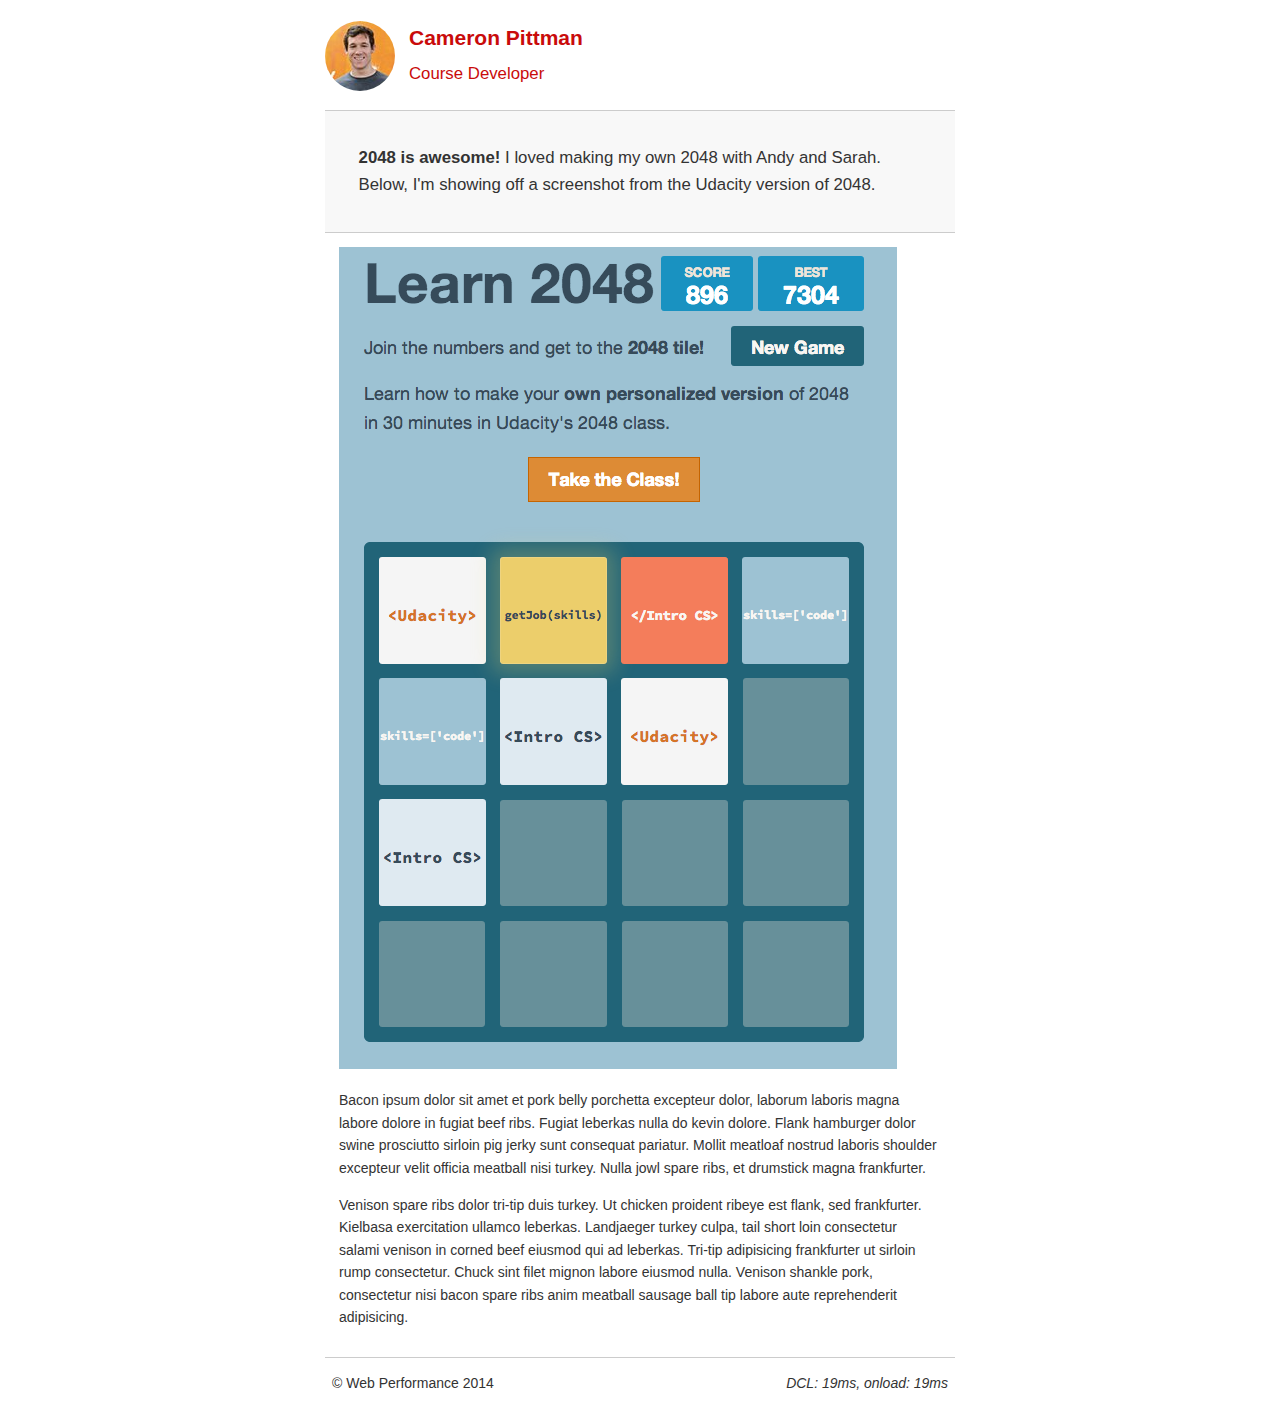
<file: project-2048.html>
<!DOCTYPE html>
<html lang="en">
  <head>
    <meta charset="utf-8">
    <meta name="viewport" content="width=device-width, initial-scale=1">
    <meta name="description" content=" FILL ME IN ">
    <meta name="author" content=" FILL ME IN ">
    <title>Cameron Pittman: Portfolio</title>
    <link href="css/style.css" rel="stylesheet">
    <link href="css/mobile.css" rel="stylesheet" media="(max-width: 480px)">
    <link href="css/print.css" rel="stylesheet" media="print">
  </head>

  <body>
    <header>
      <a href="#"><img src="img/profilepic.jpg" alt="Cam's Profile pic"></a>
      <p>Cameron Pittman<br><span>Course Developer</span></p>
    </header>

    <div class="container">
      <div class="hero">
        <strong>2048 is awesome!</strong> I loved making my own 2048 with Andy and Sarah. Below, I'm showing off a screenshot from the Udacity version of 2048.
      </div>

      <div class="content">

        <img class="img-responsive" src="img/2048.png">

        <p>Bacon ipsum dolor sit amet et pork belly porchetta excepteur dolor, laborum laboris magna labore dolore in fugiat beef ribs. Fugiat leberkas nulla do kevin dolore. Flank hamburger dolor swine prosciutto sirloin pig jerky sunt consequat pariatur. Mollit meatloaf nostrud laboris shoulder excepteur velit officia meatball nisi turkey. Nulla jowl spare ribs, et drumstick magna frankfurter.</p>

        <p>Venison spare ribs dolor tri-tip duis turkey. Ut chicken proident ribeye est flank, sed frankfurter. Kielbasa exercitation ullamco leberkas. Landjaeger turkey culpa, tail short loin consectetur salami venison in corned beef eiusmod qui ad leberkas. Tri-tip adipisicing frankfurter ut sirloin rump consectetur. Chuck sint filet mignon labore eiusmod nulla. Venison shankle pork, consectetur nisi bacon spare ribs anim meatball sausage ball tip labore aute reprehenderit adipisicing.</p>

    </div><!-- content -->

    <footer>
      <p>&copy; Web Performance 2014 <span id="crp-stats"></span></p>
    </footer>
  </div><!-- container -->

    <!-- <script>
    (function(w,g){w['GoogleAnalyticsObject']=g;
    w[g]=w[g]||function(){(w[g].q=w[g].q||[]).push(arguments)};w[g].l=1*new Date();})(window,'ga');

    // Optional TODO: replace with your Google Analytics profile ID.
    ga('create', 'UA-XXXX-Y');
    ga('send', 'pageview');
    </script>
    <script src="//www.google-analytics.com/analytics.js"></script> -->
    <script src="js/perfmatters.js"></script>
  </body>
</html>
</file>
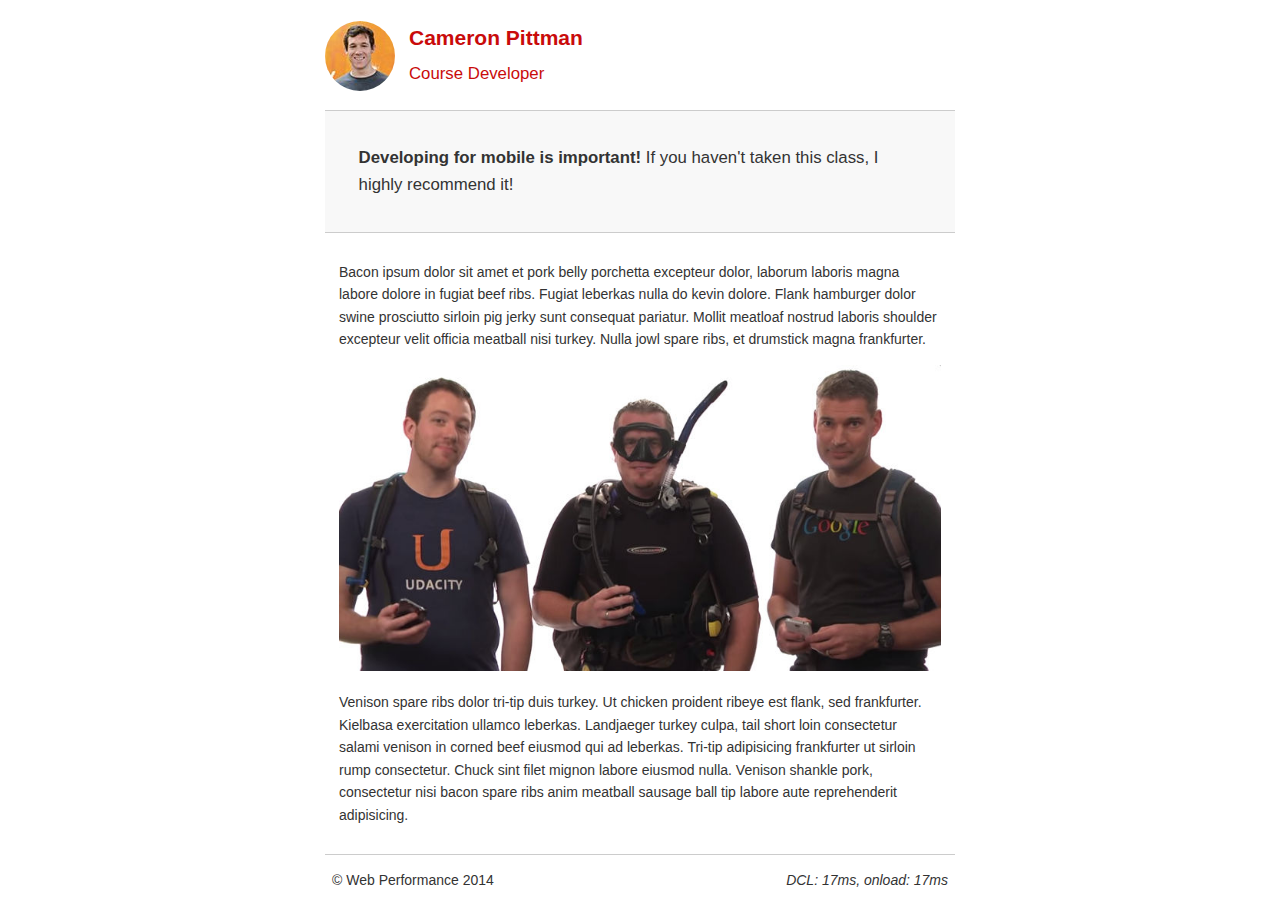
<file: project-mobile.html>
<!DOCTYPE html>
<html lang="en">
  <head>
    <meta charset="utf-8">
    <meta name="viewport" content="width=device-width, initial-scale=1">
    <meta name="description" content=" FILL ME IN ">
    <meta name="author" content=" FILL ME IN ">
    <title>Cameron Pittman: Portfolio</title>
    <link href="css/style.css" rel="stylesheet">
    <link href="css/mobile.css" rel="stylesheet" media="(max-width: 480px)">
    <link href="css/print.css" rel="stylesheet" media="print">

  </head>

  <body>
    <header>
      <a href="#"><img src="img/profilepic.jpg" alt="Cam's Profile pic"></a>
      <p>Cameron Pittman<br><span>Course Developer</span></p>
    </header>

    <div class="container">
      <div class="hero">
        <strong>Developing for mobile is important!</strong> If you haven't taken this class, I highly recommend it!
      </div>

      <div class="content">

        <p>Bacon ipsum dolor sit amet et pork belly porchetta excepteur dolor, laborum laboris magna labore dolore in fugiat beef ribs. Fugiat leberkas nulla do kevin dolore. Flank hamburger dolor swine prosciutto sirloin pig jerky sunt consequat pariatur. Mollit meatloaf nostrud laboris shoulder excepteur velit officia meatball nisi turkey. Nulla jowl spare ribs, et drumstick magna frankfurter.</p>

        <img src="img/mobilewebdev-opts.jpg">

        <p>Venison spare ribs dolor tri-tip duis turkey. Ut chicken proident ribeye est flank, sed frankfurter. Kielbasa exercitation ullamco leberkas. Landjaeger turkey culpa, tail short loin consectetur salami venison in corned beef eiusmod qui ad leberkas. Tri-tip adipisicing frankfurter ut sirloin rump consectetur. Chuck sint filet mignon labore eiusmod nulla. Venison shankle pork, consectetur nisi bacon spare ribs anim meatball sausage ball tip labore aute reprehenderit adipisicing.</p>

      </div><!-- content -->

    <footer>
      <p>&copy; Web Performance 2014 <span id="crp-stats"></span></p>
    </footer>
  </div><!-- container -->

  <!-- <script>
    (function(w,g){w['GoogleAnalyticsObject']=g;
    w[g]=w[g]||function(){(w[g].q=w[g].q||[]).push(arguments)};w[g].l=1*new Date();})(window,'ga');

    // Optional TODO: replace with your Google Analytics profile ID.
    ga('create', 'UA-XXXX-Y');
    ga('send', 'pageview');
  </script>
  <script src="http://www.google-analytics.com/analytics.js"></script> -->
  <script src="js/perfmatters.js"></script>

  </body>
</html>
</file>
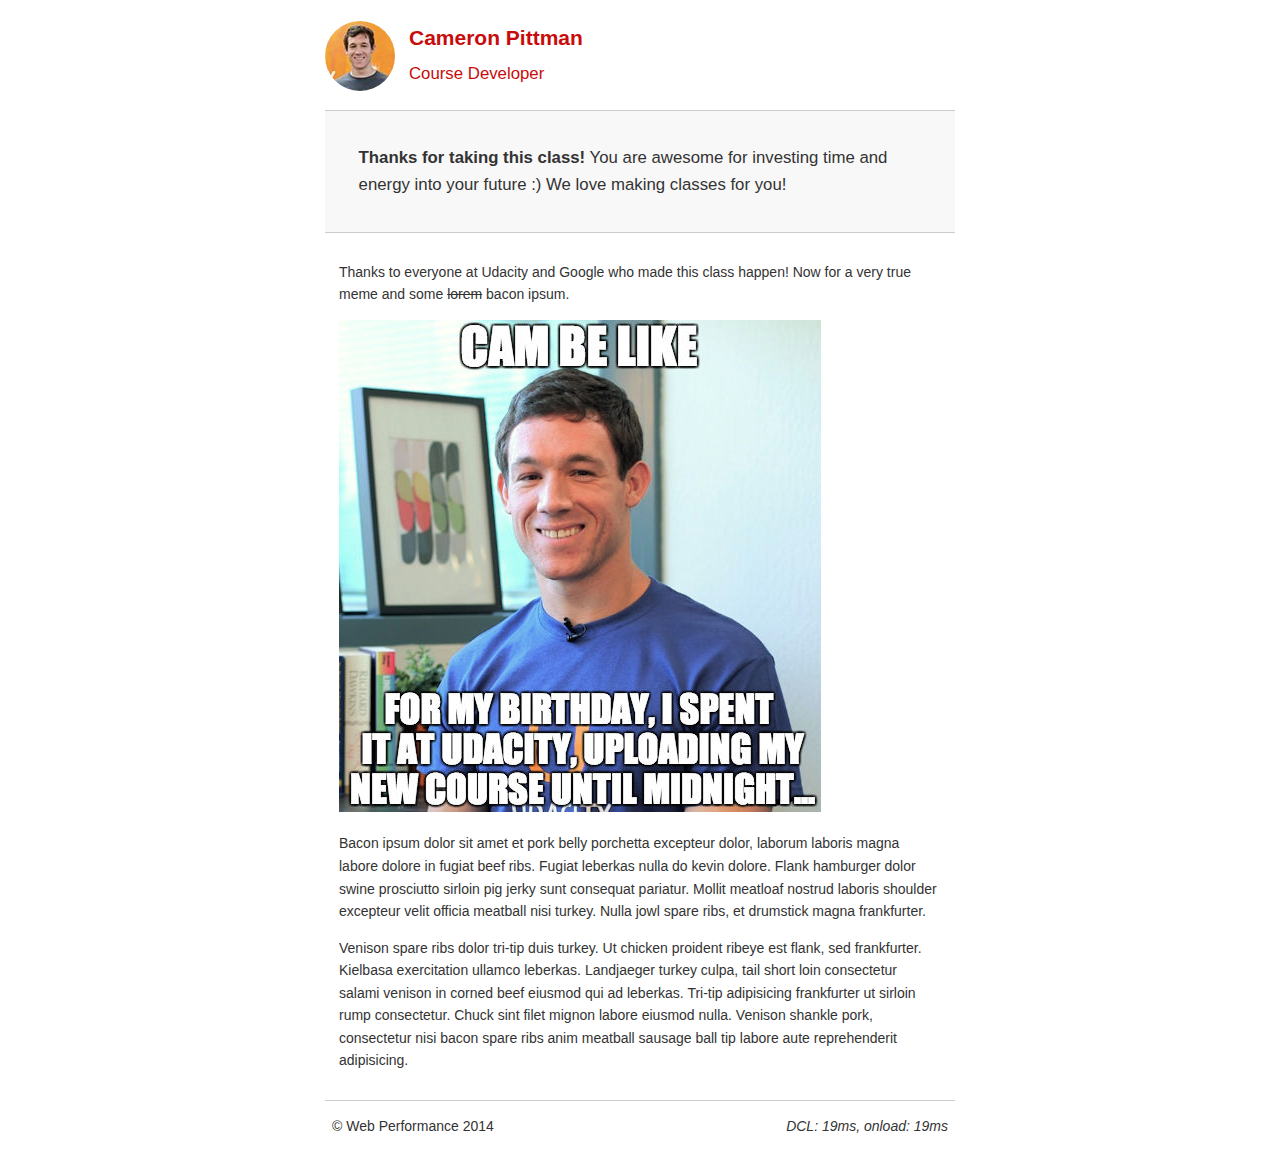
<file: project-webperf.html>
<!DOCTYPE html>
<html lang="en">
  <head>
    <meta charset="utf-8">
    <meta name="viewport" content="width=device-width, initial-scale=1">
    <meta name="description" content=" FILL ME IN ">
    <meta name="author" content=" FILL ME IN ">
    <title>Cameron Pittman: Portfolio</title>
    <link href="css/style.css" rel="stylesheet">
    <link href="css/mobile.css" rel="stylesheet" media="(max-width: 480px)">
    <link href="css/print.css" rel="stylesheet" media="print">
  </head>

  <body>
    <header>
      <a href="#"><img src="img/profilepic.jpg" alt="Cam's Profile pic"></a>
      <p>Cameron Pittman<br><span>Course Developer</span></p>
    </header>

    <div class="container">
      <div class="hero">
        <strong>Thanks for taking this class!</strong> You are awesome for investing time and energy into your future :) We love making classes for you!
      </div>

      <div class="content">

        <p>Thanks to everyone at Udacity and Google who made this class happen! Now for a very true meme and some <strike>lorem</strike> bacon ipsum.</p>

        <img src="img/cam_be_like-opts.jpg">

        <p>Bacon ipsum dolor sit amet et pork belly porchetta excepteur dolor, laborum laboris magna labore dolore in fugiat beef ribs. Fugiat leberkas nulla do kevin dolore. Flank hamburger dolor swine prosciutto sirloin pig jerky sunt consequat pariatur. Mollit meatloaf nostrud laboris shoulder excepteur velit officia meatball nisi turkey. Nulla jowl spare ribs, et drumstick magna frankfurter.</p>

        <p>Venison spare ribs dolor tri-tip duis turkey. Ut chicken proident ribeye est flank, sed frankfurter. Kielbasa exercitation ullamco leberkas. Landjaeger turkey culpa, tail short loin consectetur salami venison in corned beef eiusmod qui ad leberkas. Tri-tip adipisicing frankfurter ut sirloin rump consectetur. Chuck sint filet mignon labore eiusmod nulla. Venison shankle pork, consectetur nisi bacon spare ribs anim meatball sausage ball tip labore aute reprehenderit adipisicing.</p>

      </div><!-- content -->

      <footer>
        <p>&copy; Web Performance 2014 <span id="crp-stats"></span></p>
      </footer>
    </div><!-- container -->
    <!-- <script>
      (function(w,g){w['GoogleAnalyticsObject']=g;
      w[g]=w[g]||function(){(w[g].q=w[g].q||[]).push(arguments)};w[g].l=1*new Date();})(window,'ga');

      // Optional TODO: replace with your Google Analytics profile ID.
      ga('create', 'UA-XXXX-Y');
      ga('send', 'pageview');
    </script>
    <script src="http://www.google-analytics.com/analytics.js"></script> -->
    <script src="js/perfmatters.js"></script>
  </body>
</html>
</file>
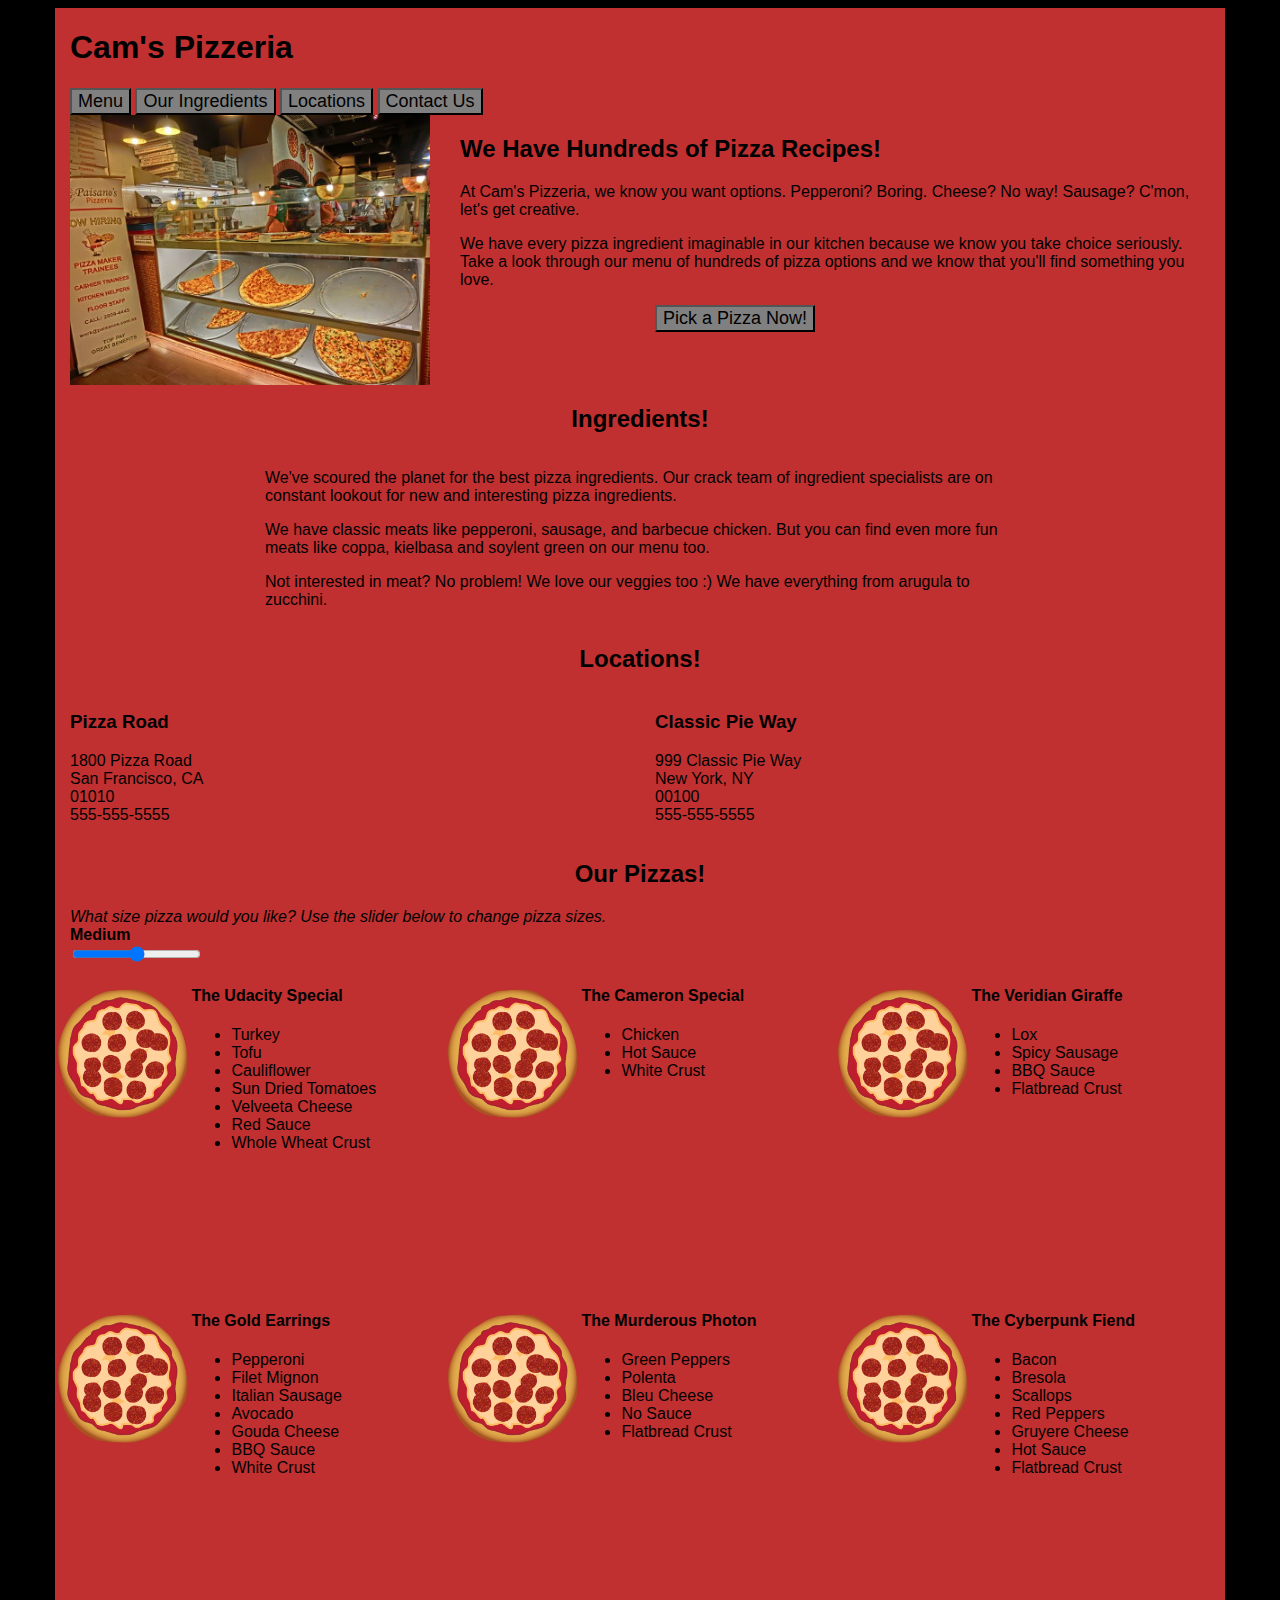
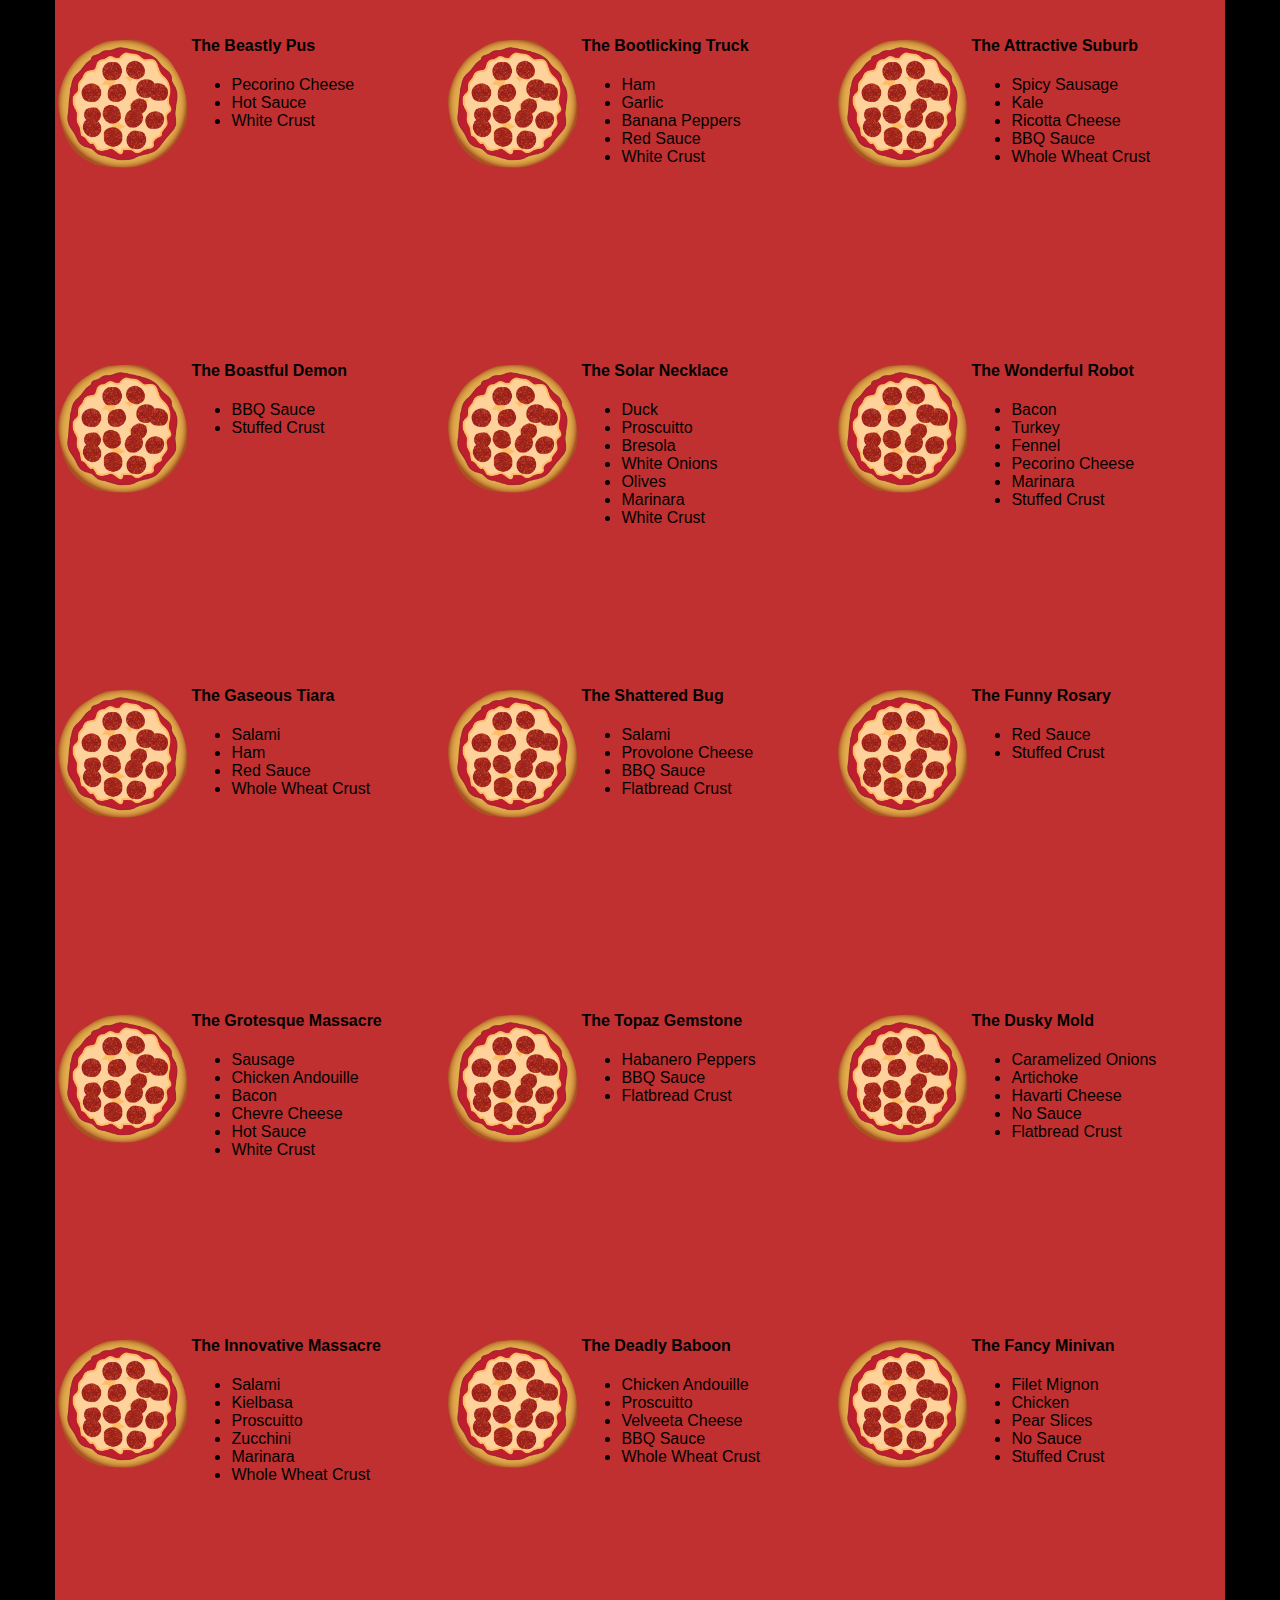
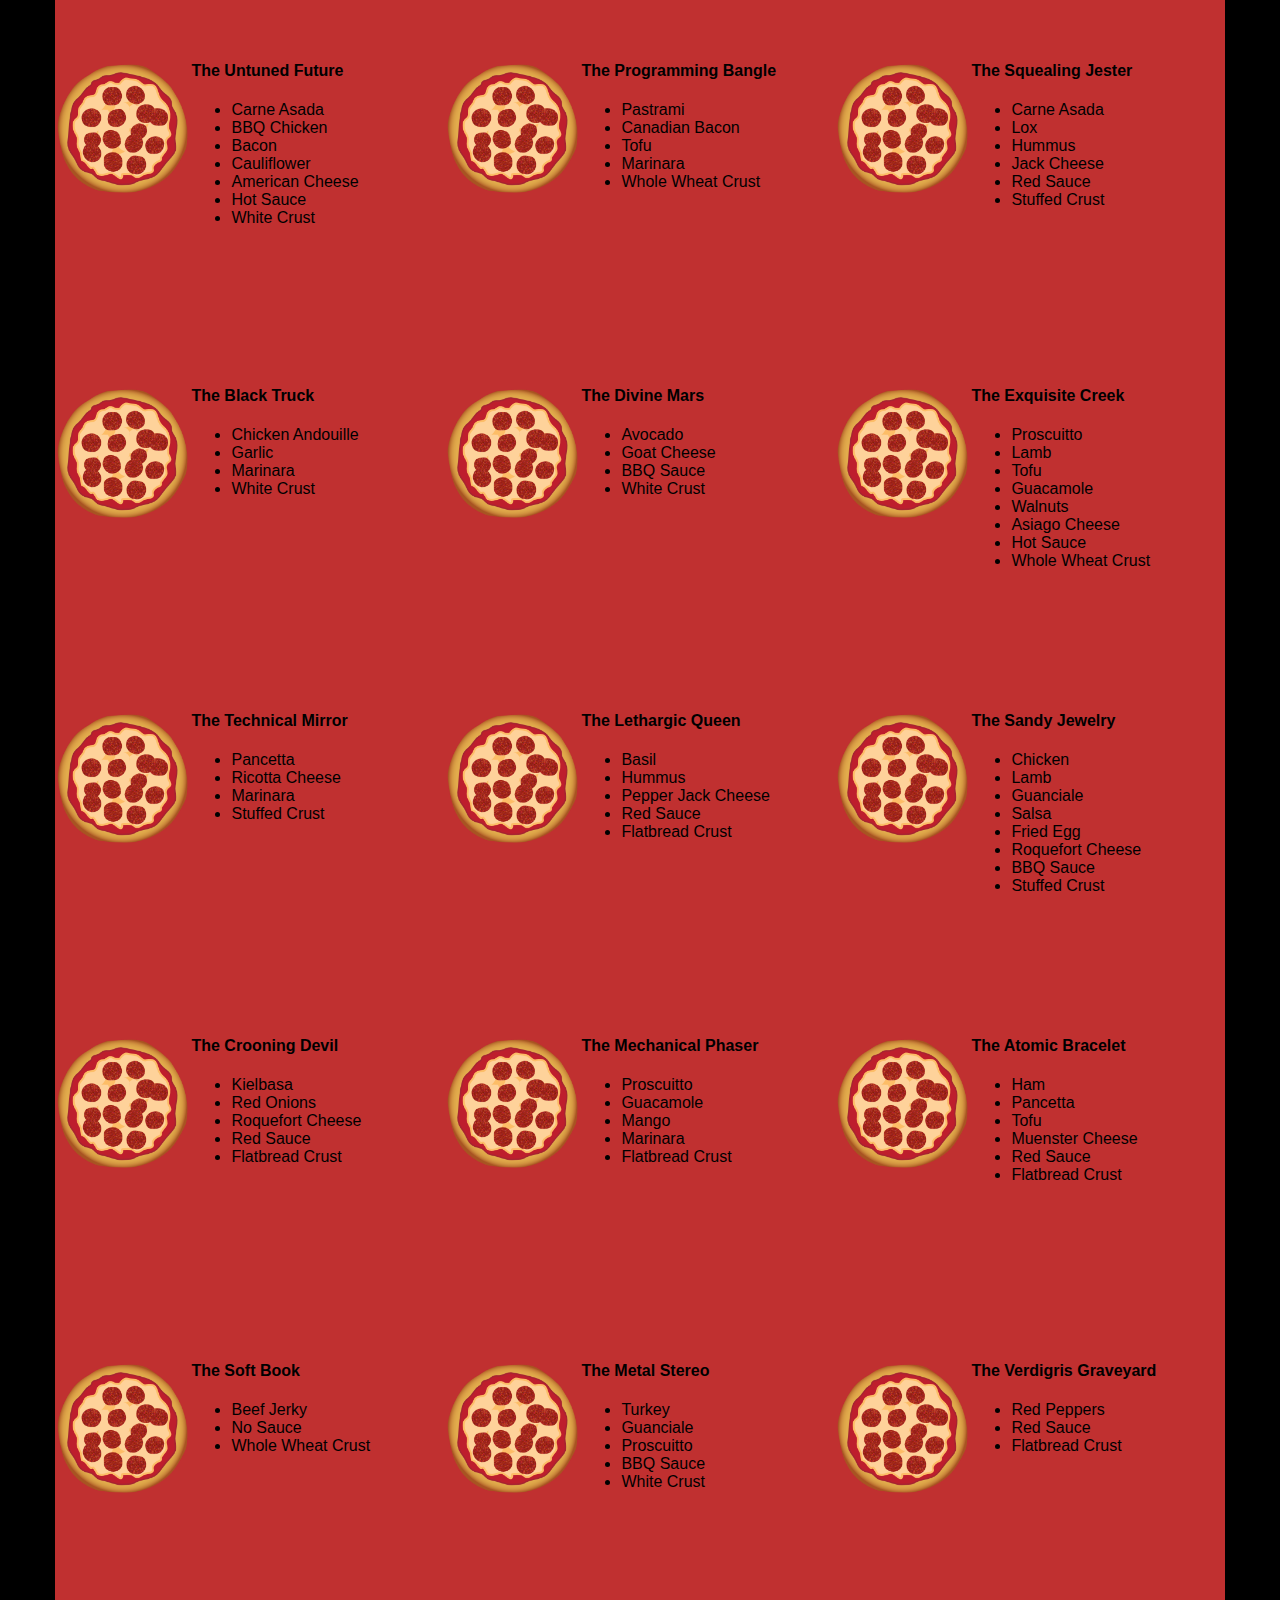
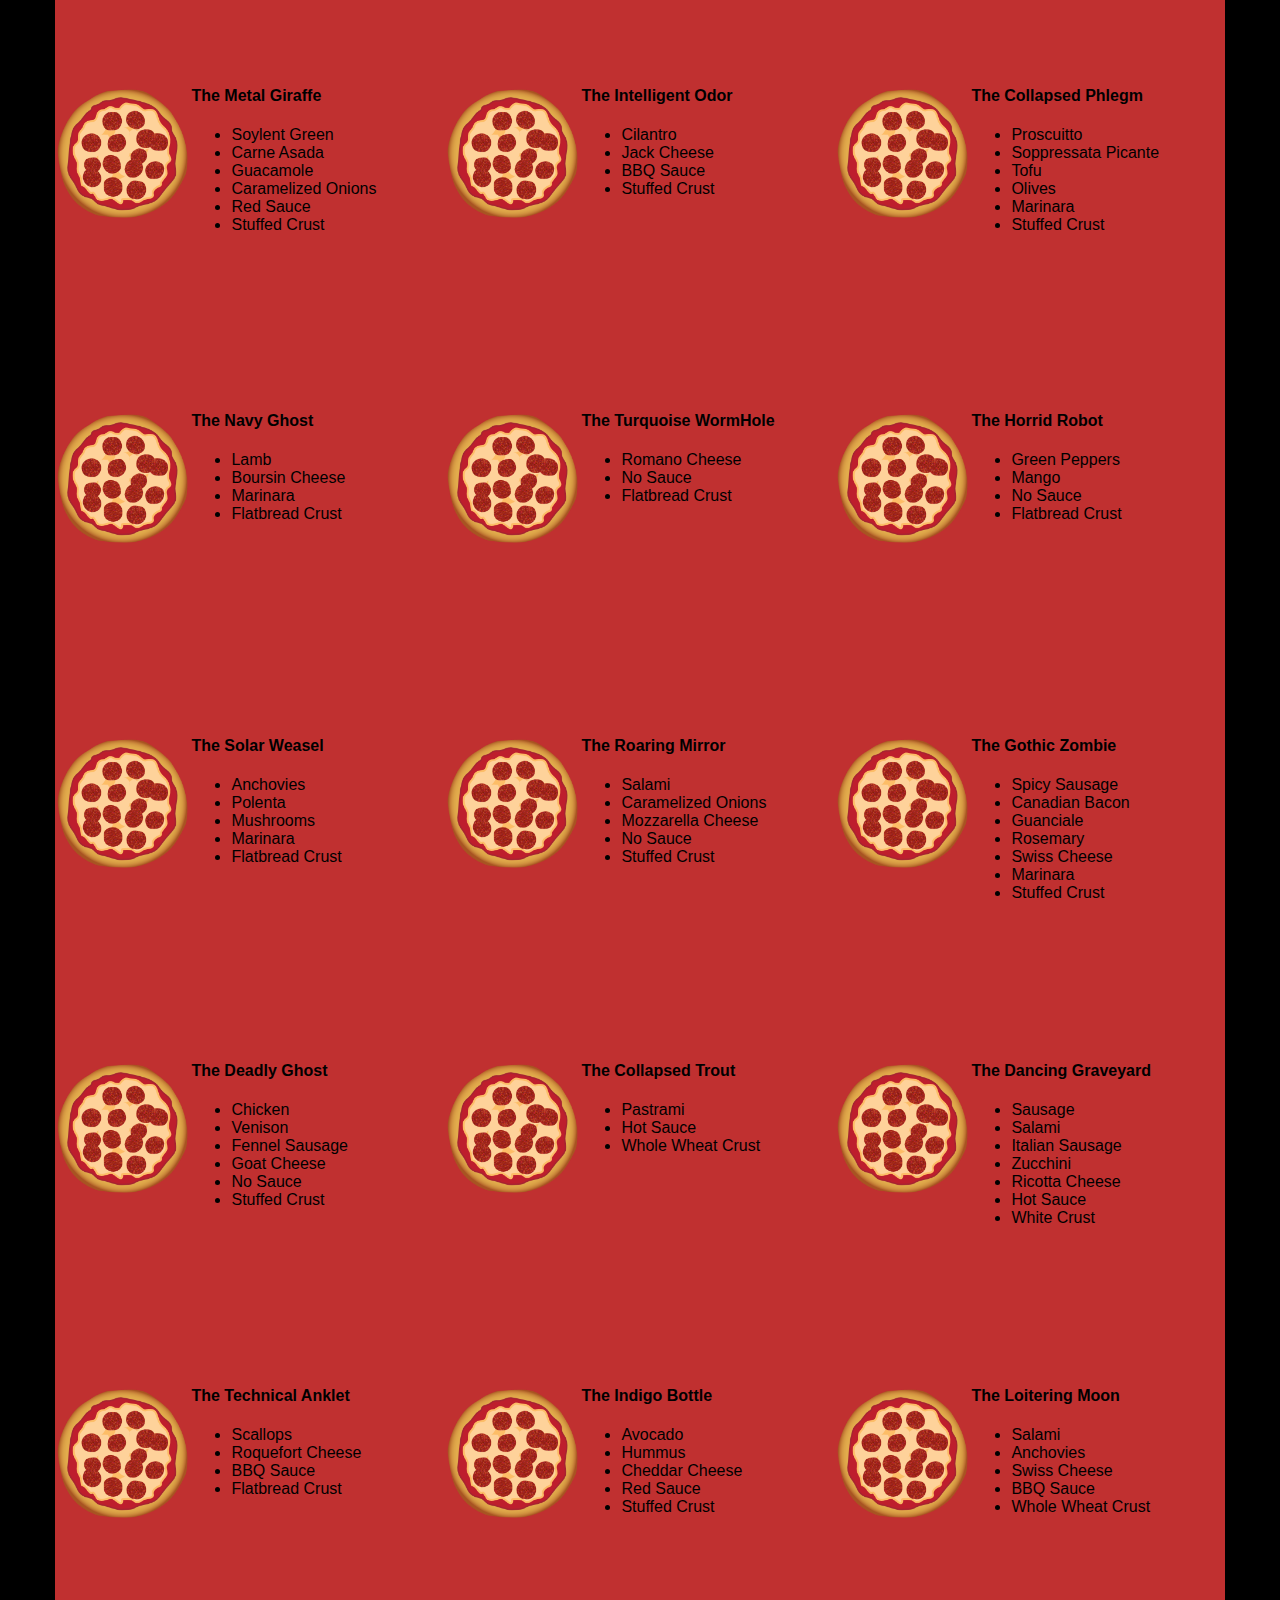
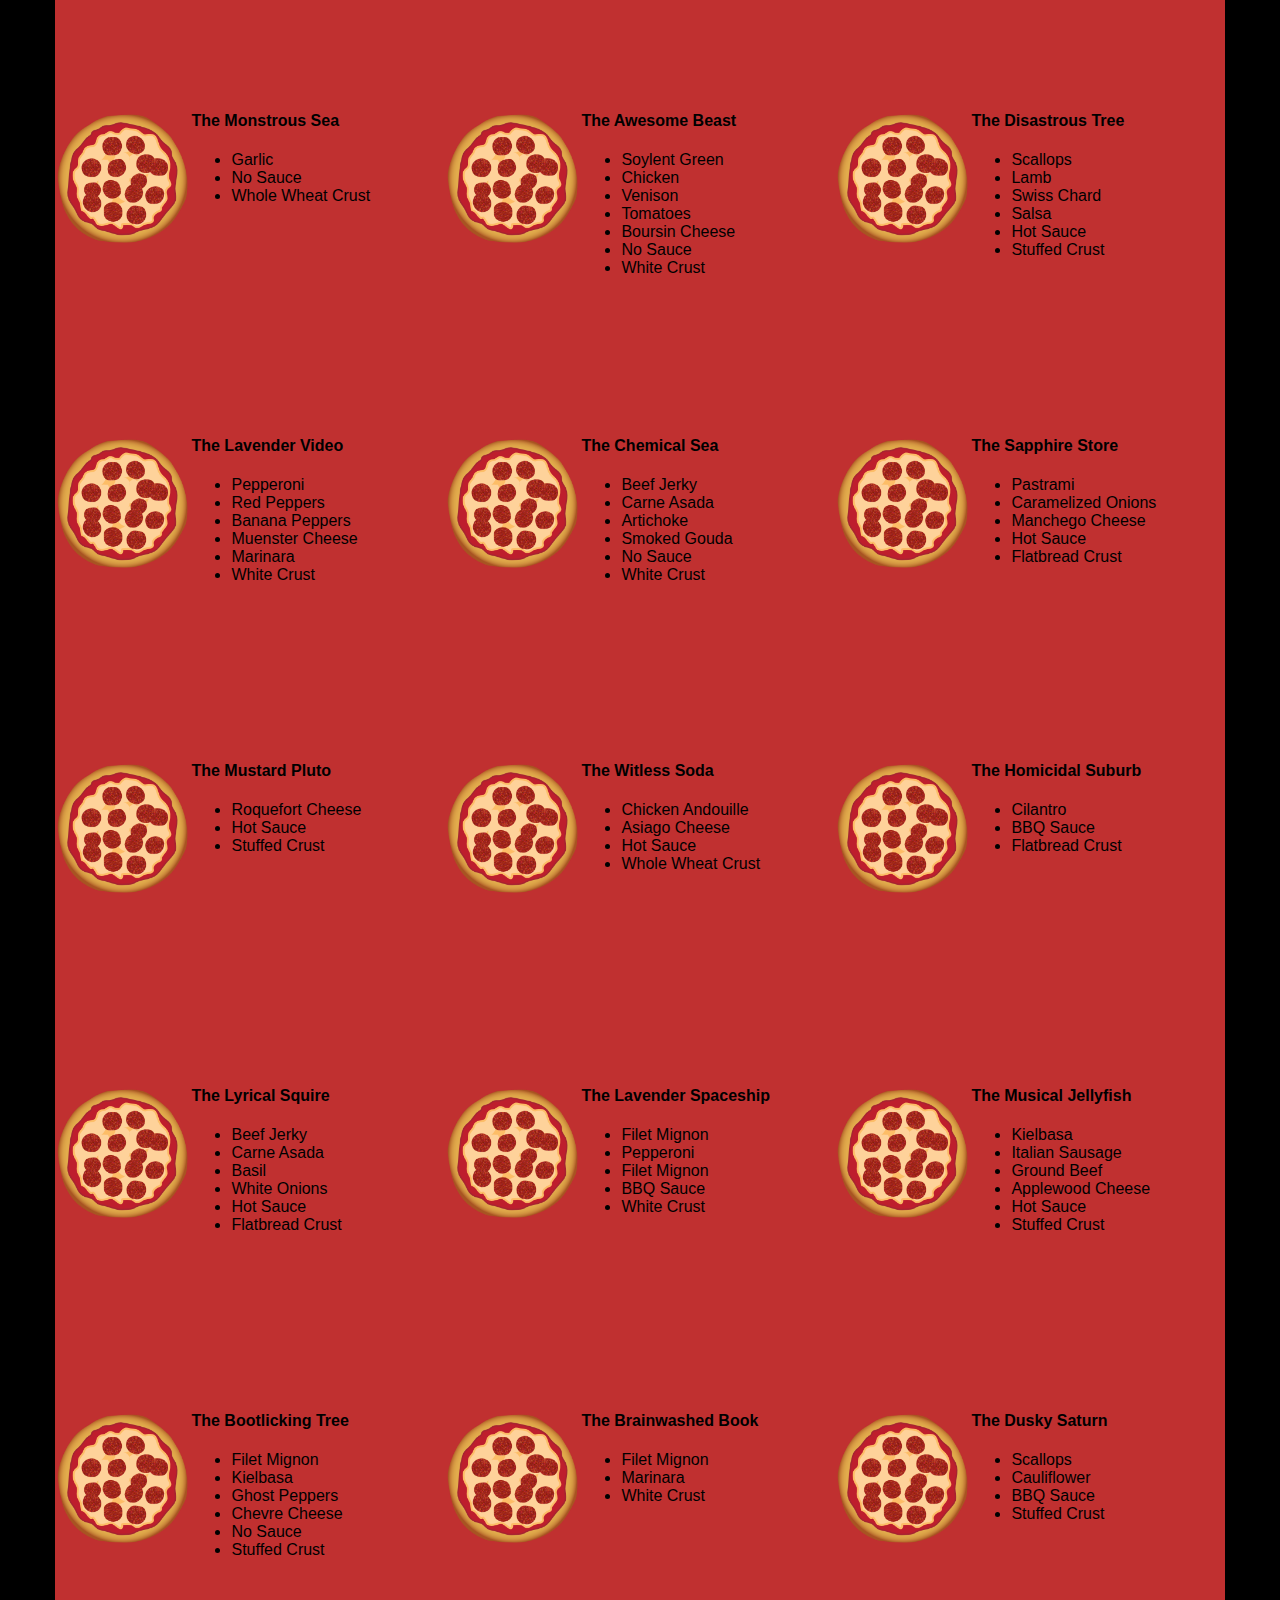
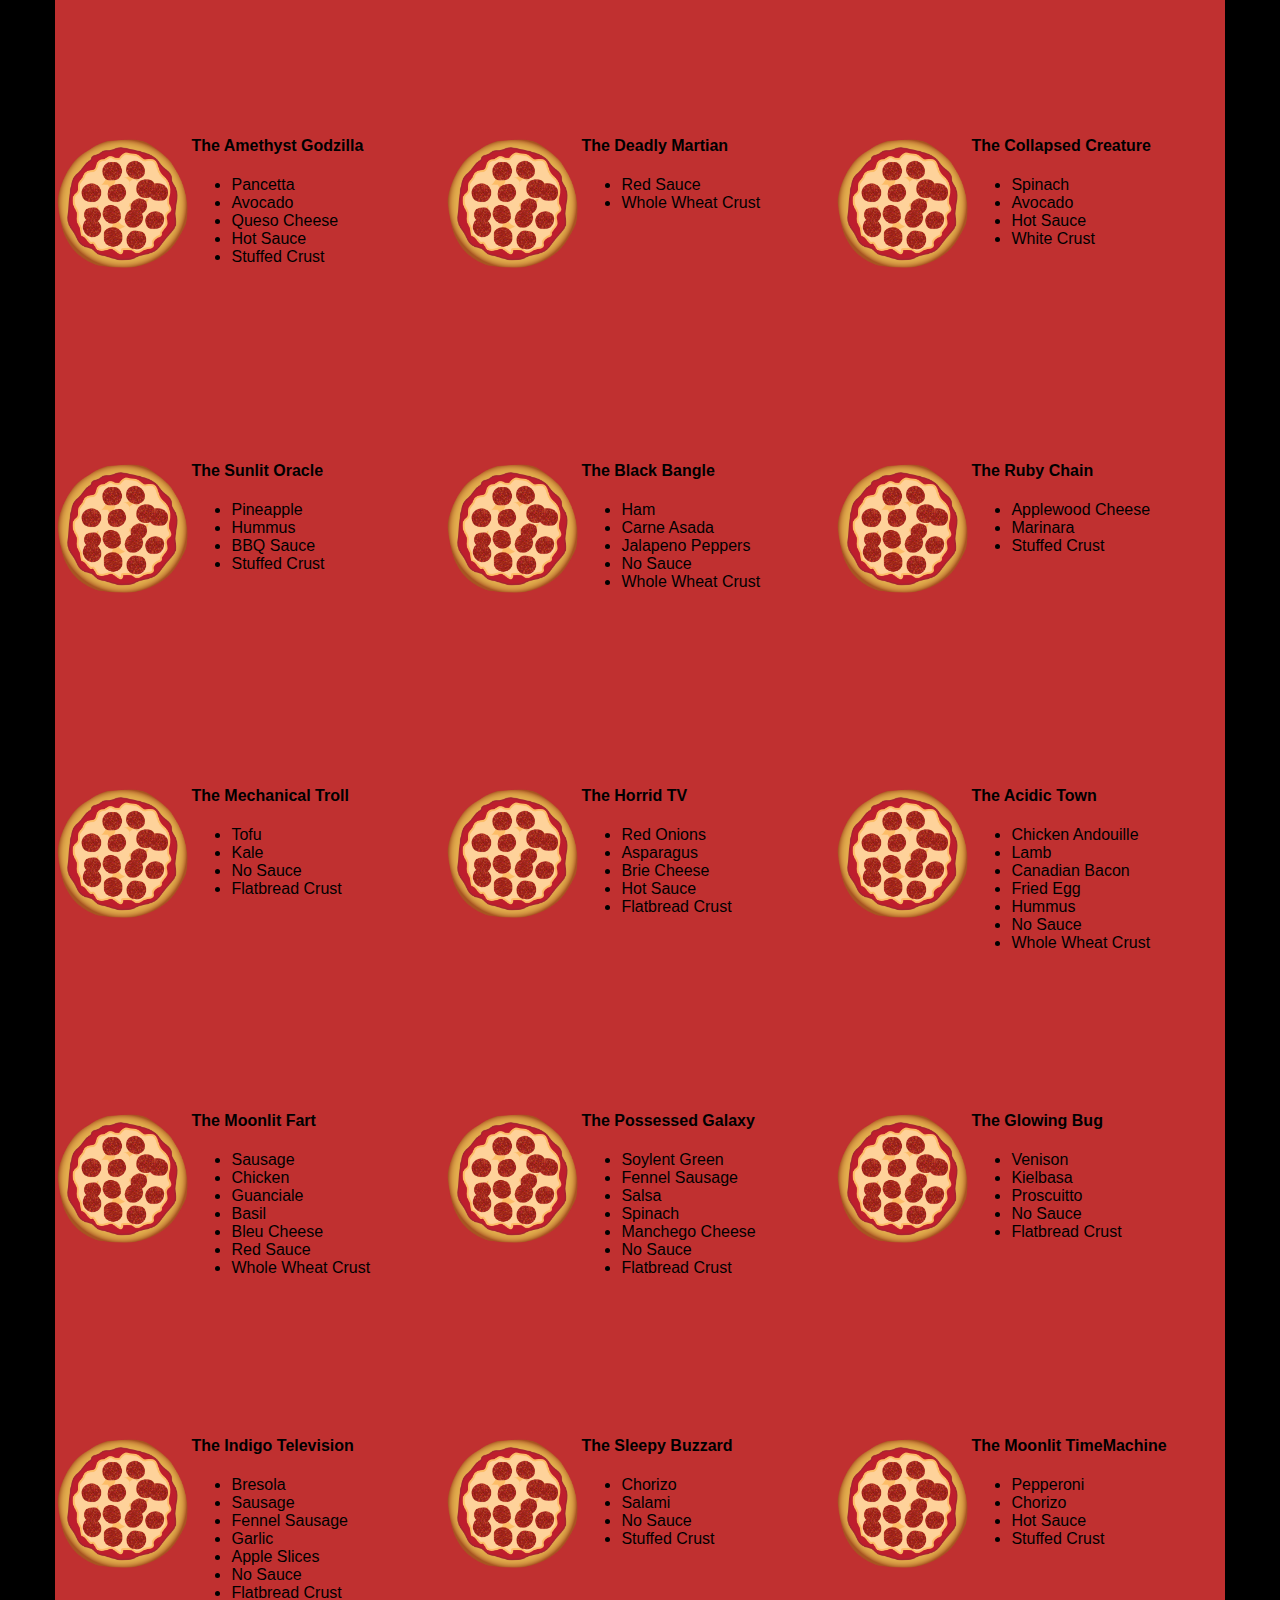
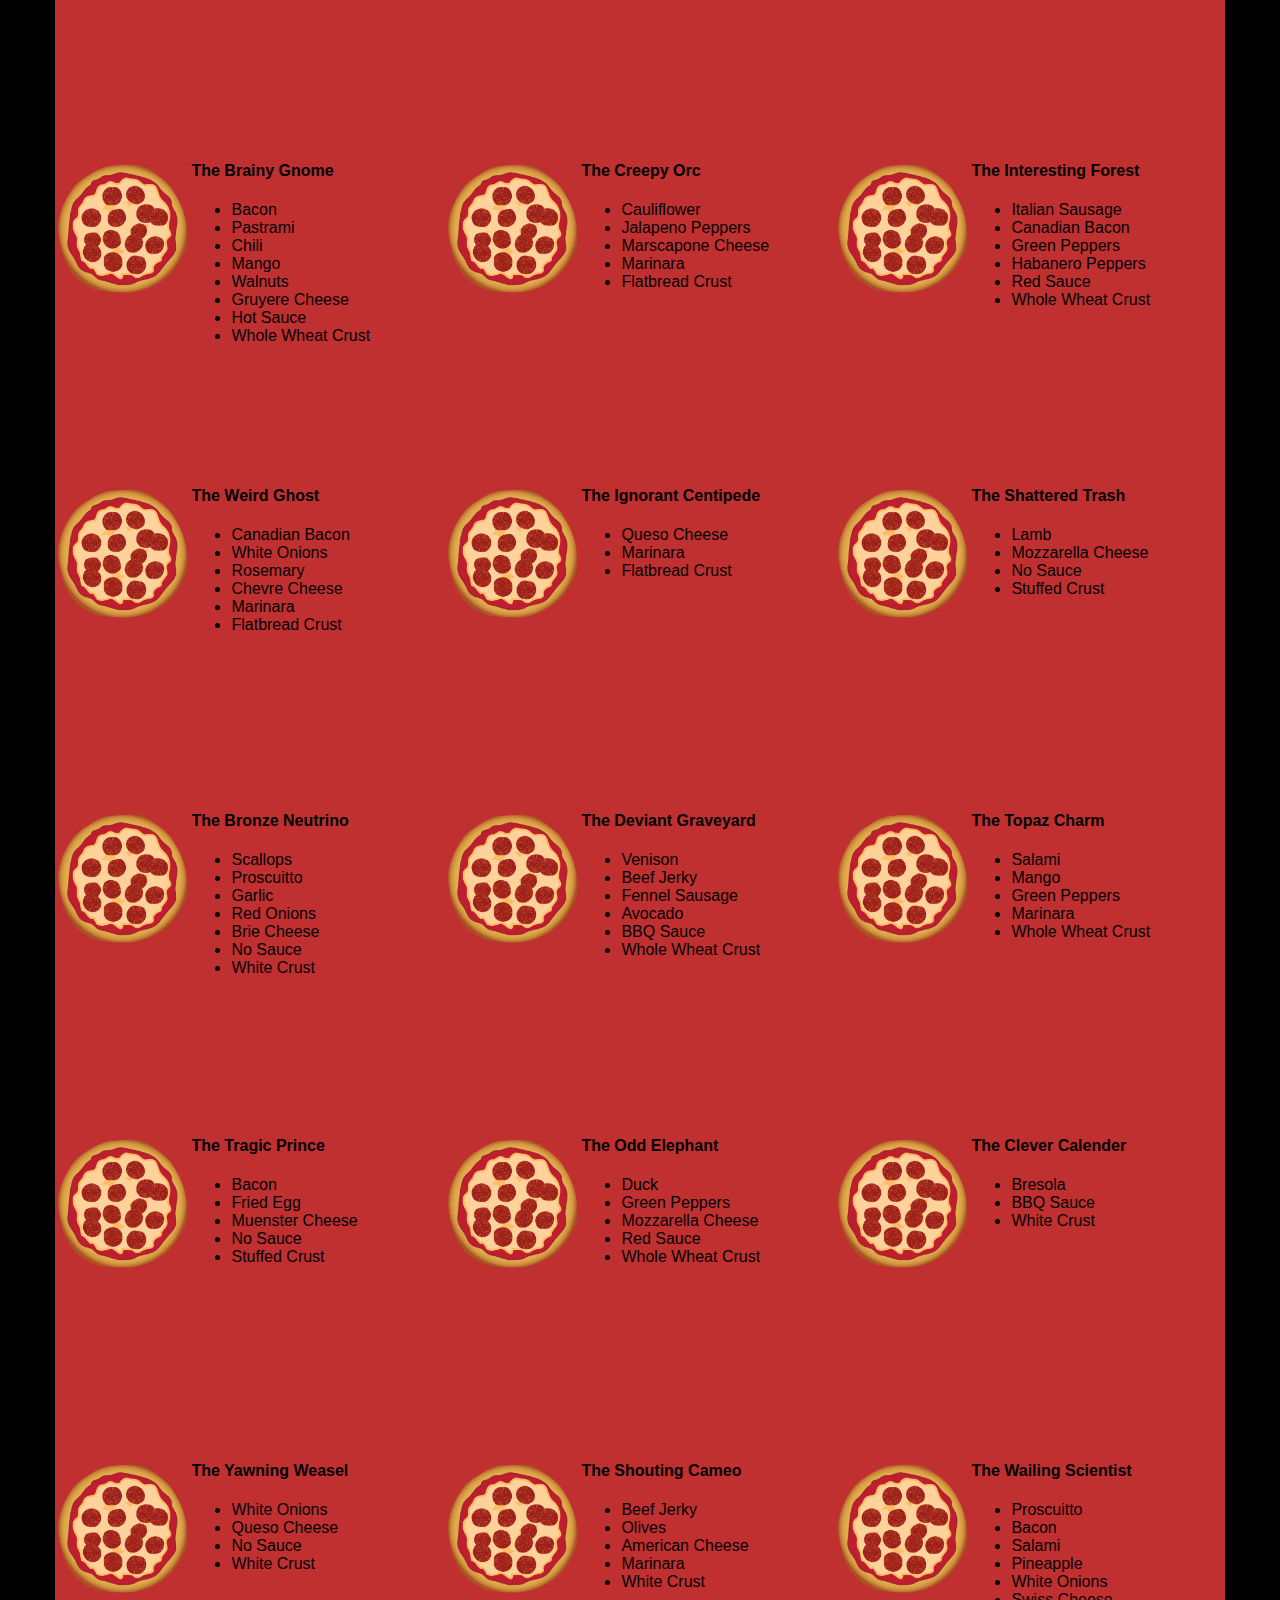
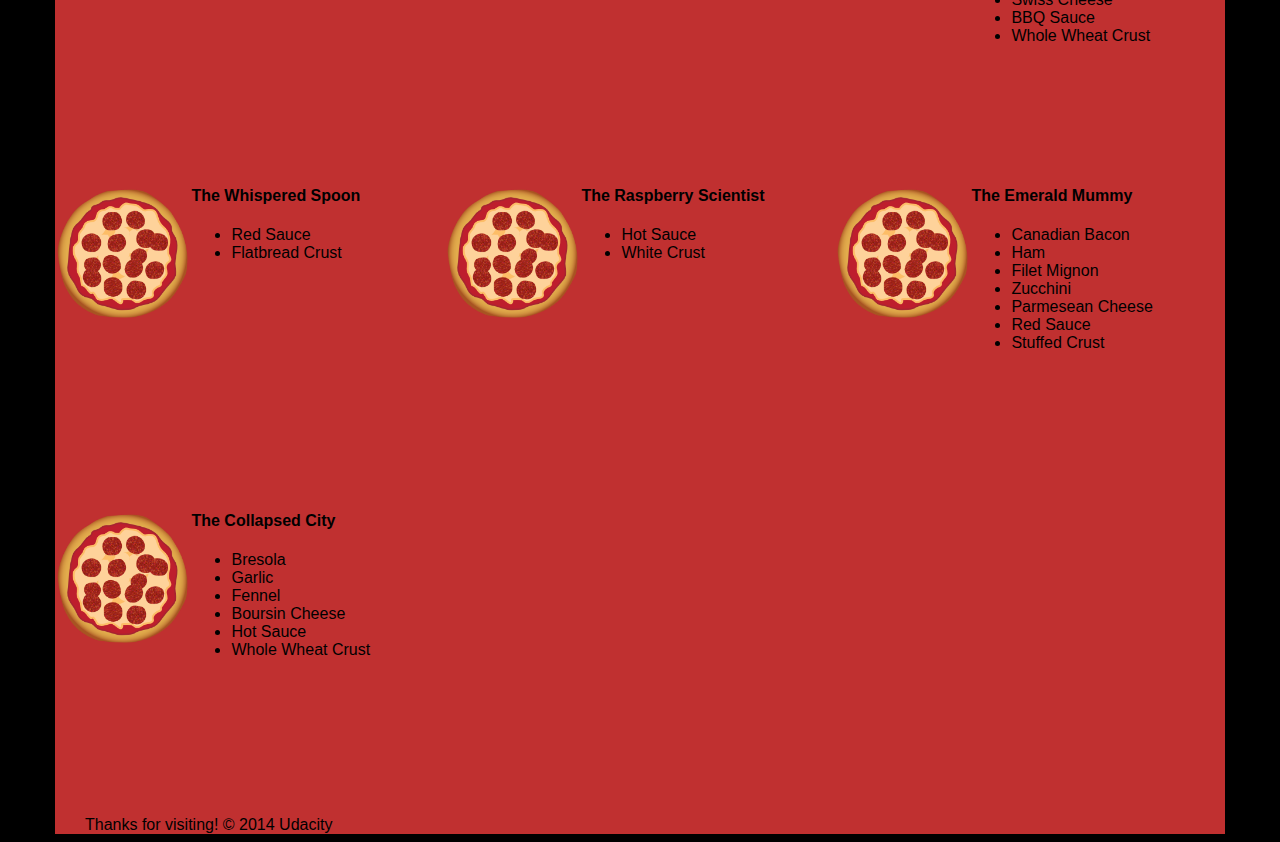
<file: views/pizza.html>
<!DOCTYPE HTML>
<html lang="en">
<head>
  <title>Cam's Pizzeria</title>
  <meta charset="utf-8">
  <meta name="viewport" content="width=device-width, initial-scale=1">
  <link rel="stylesheet" href="css/style.css">
  <link rel="stylesheet" href="css/bootstrap-grid.css">

</head>

<body>
  <div class="container">
    <div id="header" class="row">
      <div class="col-md-6">
        <div class="row">
          <div class="col-md-12">
            <h1>Cam's Pizzeria</h1>
            <div class="row">
              <div id="menu" class="col-md-12">
                <form action="#randomPizzas">
                  <input type="submit" value="Menu">
                </form>
                <form action="#ingredients">
                  <input type="submit" value="Our Ingredients">
                </form>
                <form action="#locations">
                  <input type="submit" value="Locations">
                </form>
                <form action="#" onsubmit="alert('Thanks for clicking! This button doesn\'t do anything because this is a fake pizzeria :\)')">
                  <input type="submit" value="Contact Us">
                </form>
              </div>
            </div>
          </div>
        </div>
      </div>
      <div id="movingPizzas1" class="col-md-6">
      </div>
    </div>
    <div id="callToAction" class="row">
      <div class="col-md-4">
        <picture>
          <source media="(max-width: 991px)" srcset="images/pizzeria-large.jpg">
          <source srcset="images/pizzeria-small.jpg">
          <img src="images/pizzeria-small.jpg" class="img-responsive" alt="Image of Paisano's Pizzeria in Hong Kong"> <!-- Image credit to: http://commons.wikimedia.org/wiki/File:HK_TST_night_%E5%98%89%E8%98%AD%E9%81%93_Granville_Road_restaurant_Paisano's_Pizzeria_pizza_Dec-2013.JPG -->
        </picture>

      </div>
      <div class="col-md-8">
        <div class="row">
          <div class="col-md-12">
            <h2>We Have Hundreds of Pizza Recipes!</h2>
            <p>At Cam's Pizzeria, we know you want options. Pepperoni? Boring. Cheese? No way! Sausage? C'mon, let's get creative.</p>

            <p>We have every pizza ingredient imaginable in our kitchen because we know you take choice seriously. Take a look through our menu of hundreds of pizza options and we know that you'll find something you love.</p>
          </div>
        </div>
        <div class="row">
          <div class="col-md-6 col-md-push-3">
            <form action="#randomPizzas">
              <input type="submit" value="Pick a Pizza Now!">
            </form>
          </div>
        </div>
      </div>
    </div>
    <div id="ingredients" class="row">
      <div class="col-md-8 col-md-push-2">
        <div class="row">
          <div class="col-md-12 centered">
            <h2>Ingredients!</h2>
          </div>
        </div>
        <div class="row">
          <div class="col-md-12">
            <p>We've scoured the planet for the best pizza ingredients. Our crack team of ingredient specialists are on constant lookout for new and interesting pizza ingredients.</p>

            <p>We have classic meats like pepperoni, sausage, and barbecue chicken. But you can find even more fun meats like coppa, kielbasa and soylent green on our menu too.</p>

            <p>Not interested in meat? No problem! We love our veggies too :) We have everything from arugula to zucchini.</p>
          </div>
        </div>
      </div>
    </div>
    <div id="locations" class="row">
      <div class="col-md-12">
        <h2 style="text-align: center">Locations!</h2>
        <div class="row">
          <div class="col-md-6">
            <h3>Pizza Road</h3>
            <p>1800 Pizza Road<br>San Francisco, CA<br>01010<br>555-555-5555</p>
          </div>
          <div class="col-md-6">
            <h3>Classic Pie Way</h3>
            <p>999 Classic Pie Way<br>New York, NY<br>00100<br>555-555-5555</p>
          </div>
        </div>
      </div>
    </div>
    <div id="pizzaGenerator" class="row">
      <div class="col-md-12">
        <h2 style="text-align: center">Our Pizzas!</h2>
        <div class="row">
          <div class="col-md-12">
            <em>What size pizza would you like? Use the slider below to change pizza sizes.</em>
          </div>
          <div id="pizzaSize" class="col-md-6">Medium</div>
          <div class="col-md-12">
            <input id="sizeSlider" type="range" min="1" max="3" value="2" step="1" onchange="resizePizzas(this.value)">
          </div>
        </div>
        <div id="randomPizzas" class="row">
          <div id="pizza0" class="randomPizzaContainer" style="width:33.33%; height: 325px;">
            <div style="width:35%">
              <img src="images/pizza.png" class="img-responsive" alt="image of a generic pizza">
            </div>
            <div style="width:65%">
              <h4>The Udacity Special</h4>
              <ul>
                <li>Turkey</li>
                <li>Tofu</li>
                <li>Cauliflower</li>
                <li>Sun Dried Tomatoes</li>
                <li>Velveeta Cheese</li>
                <li>Red Sauce</li>
                <li>Whole Wheat Crust</li>
              </ul>
            </div>
          </div>
          <div id="pizza1" class="randomPizzaContainer" style="width:33.33%; height: 325px;">
            <div style="width:35%">
              <img src="images/pizza.png" class="img-responsive" alt="image of a generic pizza">
            </div>
            <div style="width:65%">
              <h4>The Cameron Special</h4>
              <ul>
                <li>Chicken</li>
                <li>Hot Sauce</li>
                <li>White Crust</li>
              </ul>
            </div>
          </div>
        </div>
      </div>
    </div>
    <div id="footer" class="col-md-12">Thanks for visiting! &copy; 2014 Udacity</div>
  </div>
  <script type="text/javascript" src="js/main.js"></script>
</body>

</html>
</file>
<file: css/style.css>
html {
  font-size: 100%;
  overflow-y: scroll;
  -webkit-tap-highlight-color: rgba(0,0,0,0);
  -ms-text-size-adjust: 100%;
  -webkit-text-size-adjust: none;
}
body { margin: 0; font-size: 14px; line-height: 1.61; font-weight: 400; }
body, button, input, select, textarea { font-family: "Open Sans", sans-serif; color: #333; }

a { color: #12c; }
a:visited { color: #61c; }
a:focus { outline: thin dotted; }
a:hover, a:active { color: #c00; outline: 0; }

b, strong { font-weight: bold; }
pre, code { font-family: monospace, monospace; font-size: 1em; }
ul, ol { margin: 1em 0; padding: 0 0 0 20px; }
img { border: 0; max-width: 100%; }

body { background: #fff; }
header, footer, .container { max-width: 45em; margin: 0 auto; }

header { padding: 0 0.5em; color: #C90B0B; }
header img { border-radius: 40px; float: left; }
header p { font-size:1.5em; font-weight: bold; padding-left: 4em;}
header p span { font-size: 0.8em; font-weight: normal;}

.hero { padding: 2em; background-color: #f8f8f8; font-size:1.2em;
  border-bottom: 1px solid #ccc;
  border-top: 1px solid #ccc;
}

.content { padding: 1em 1em; }
.content li { list-style-type: none; font-size: 1.1em;}
li img { float:left; padding-right: 1em; }
li p { font-size: 0.9em; font-style: italic; }

footer {
  padding: 0 0.5em;
  border-top: 1px solid #ccc;
}
footer span { float: right; font-style: italic; }
</file>
<file: css/mobile.css>
/* Smartphones (portrait) */
@media only screen and (max-width: 480px) {
  body { font-size: 12px;}
  header p { padding-left: 4.5em;}
}
</file>
<file: css/print.css>
@media print {
  * { background: transparent !important; color: black !important; text-shadow: none !important; filter:none !important; -ms-filter: none !important; }
  a, a:visited { color: #444 !important; text-decoration: underline; }
  a[href]:after { content: " (" attr(href) ")"; }
  tr, img { page-break-inside: avoid; }
  img { max-width: 100% !important; }
  @page { margin: 0.5cm; }
  p, h2, h3 { orphans: 3; widows: 3; }
  h2, h3{ page-break-after: avoid; }
}
</file>
<file: views/css/style.css>
* {
  box-sizing: border-box;
}

body {
  font-family: "Trebuchet MS", Helvetica, sans-serif;
  background: black;
  overflow-x: hidden;
}

input {
  background: grey;
  font-size: 18px;
}

form {
  display: inline-block;
}

.centered {
  text-align: center;
}

#pizzaSize {
  font-weight: 800;
}

.mover {
  /* NOTE: Added backface-visibility key to enable hardware acceleration */
  backface-visibility: hidden;
  position: fixed;
  /* NOTE: Added translateZ(0) transform to trigger GPU */
  -webkit-transform: translateZ(0);
  -ms-transform: translateZ(0);
  transform: translateZ(0);
  width: 256px;
  z-index: -1;
}

.randomPizzaContainer {
  float: left;
  display: flex;
}

.randomPizzaContainer:after {
  content: "";
  display: table;
  clear: both;
}

 .container {
  background-color: rgba(240, 60, 60, 0.8);
}
</file>
